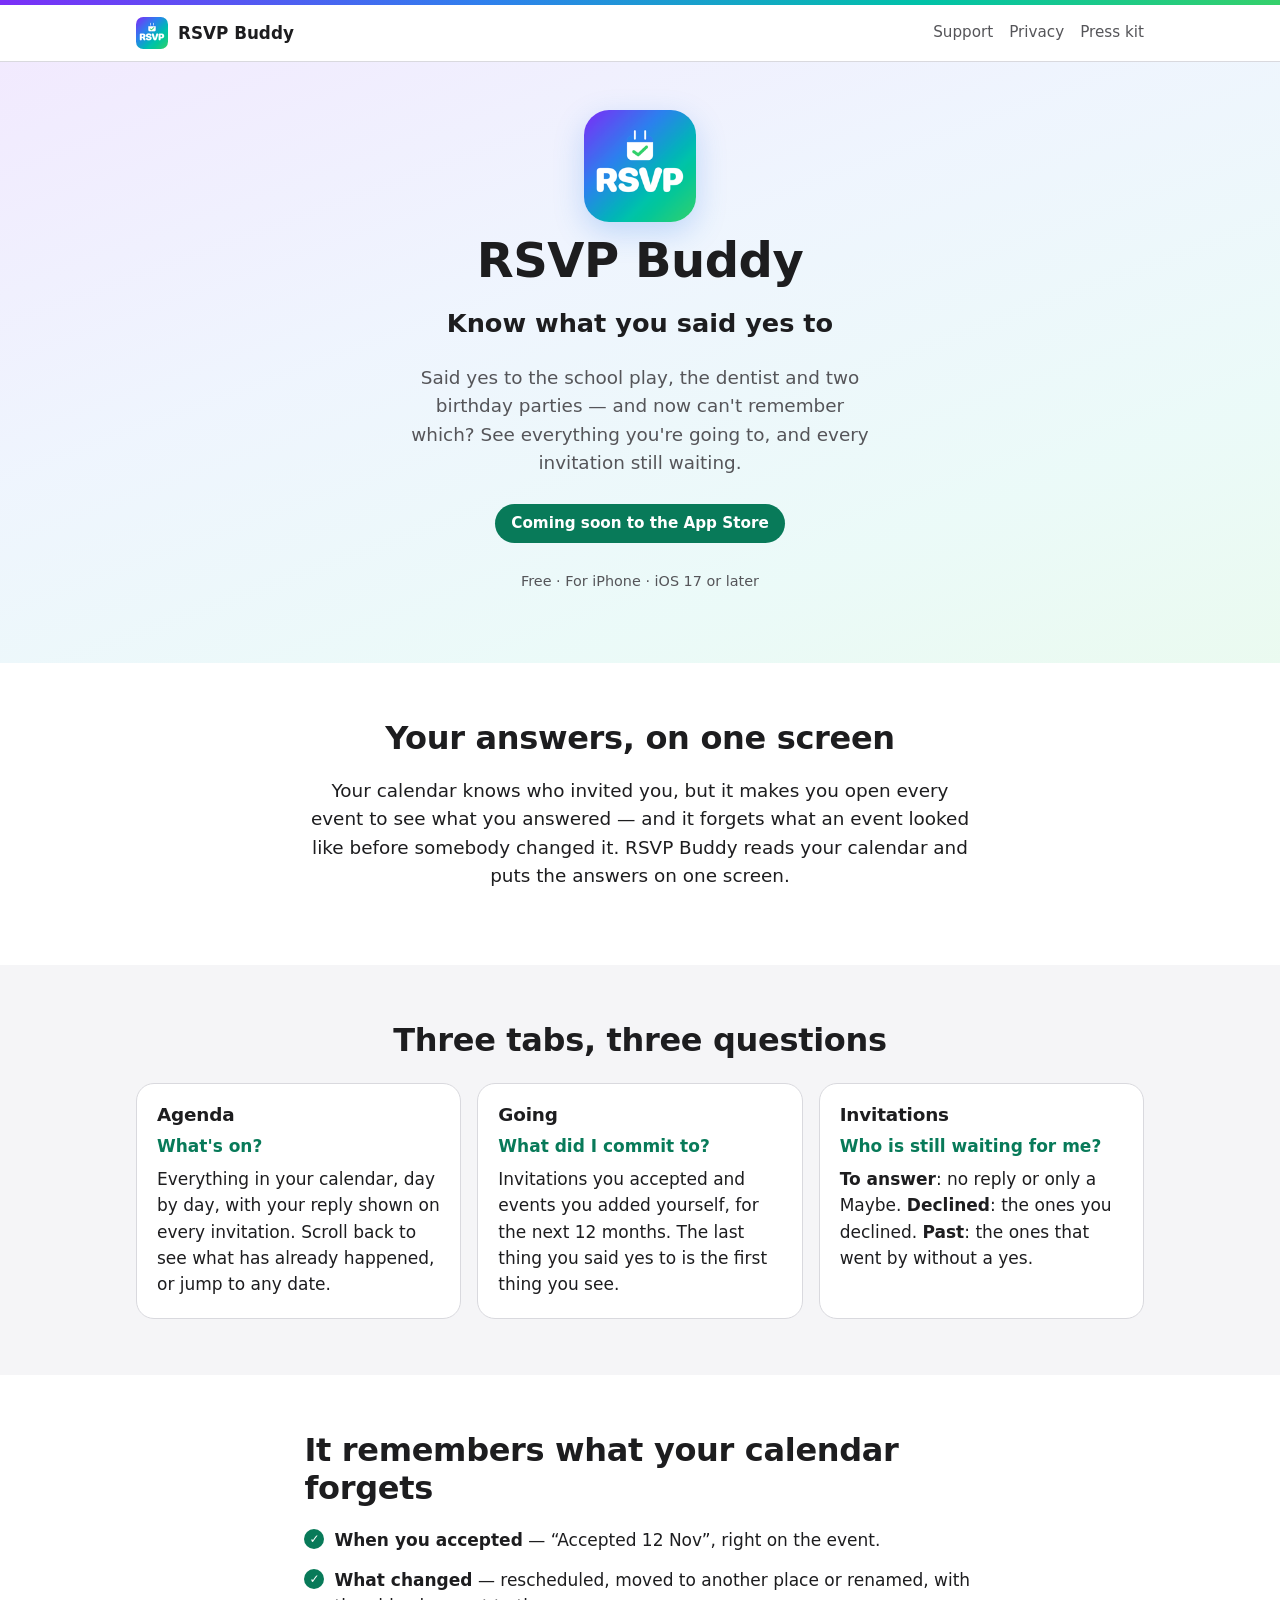
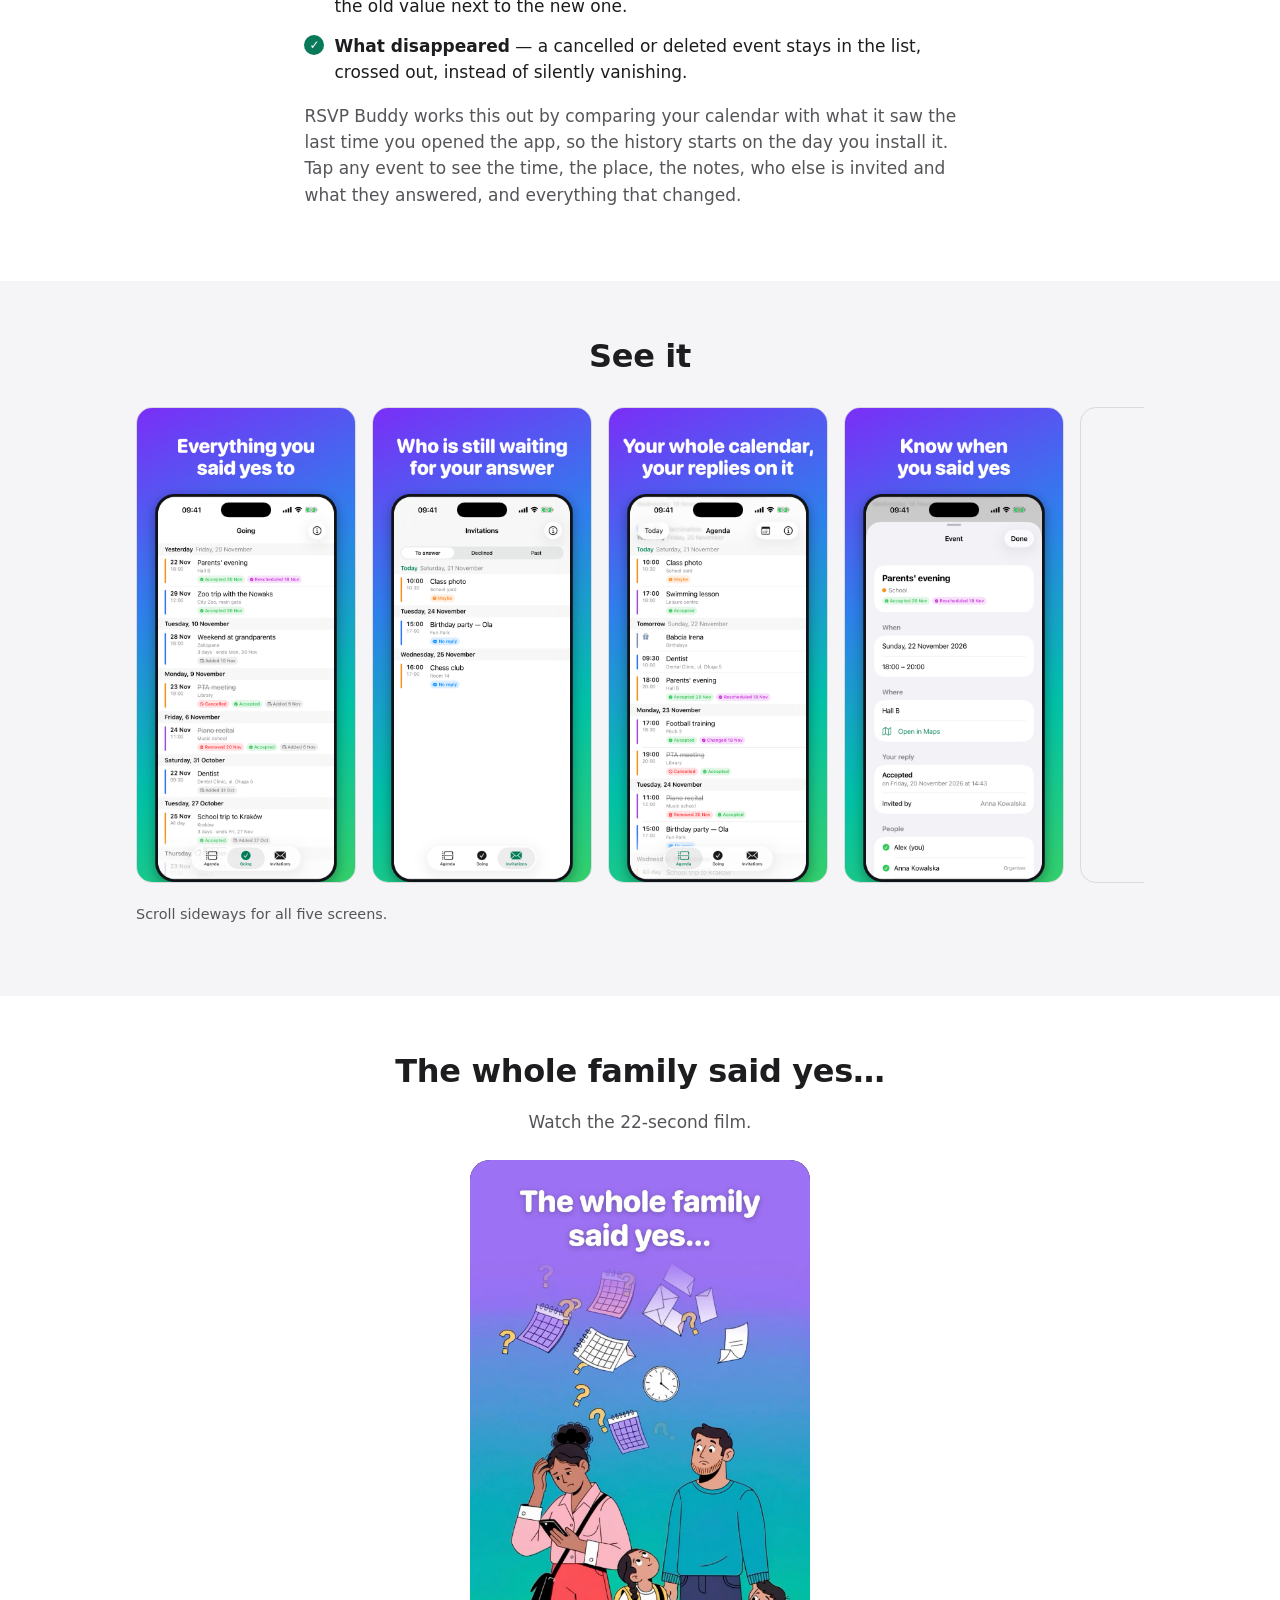
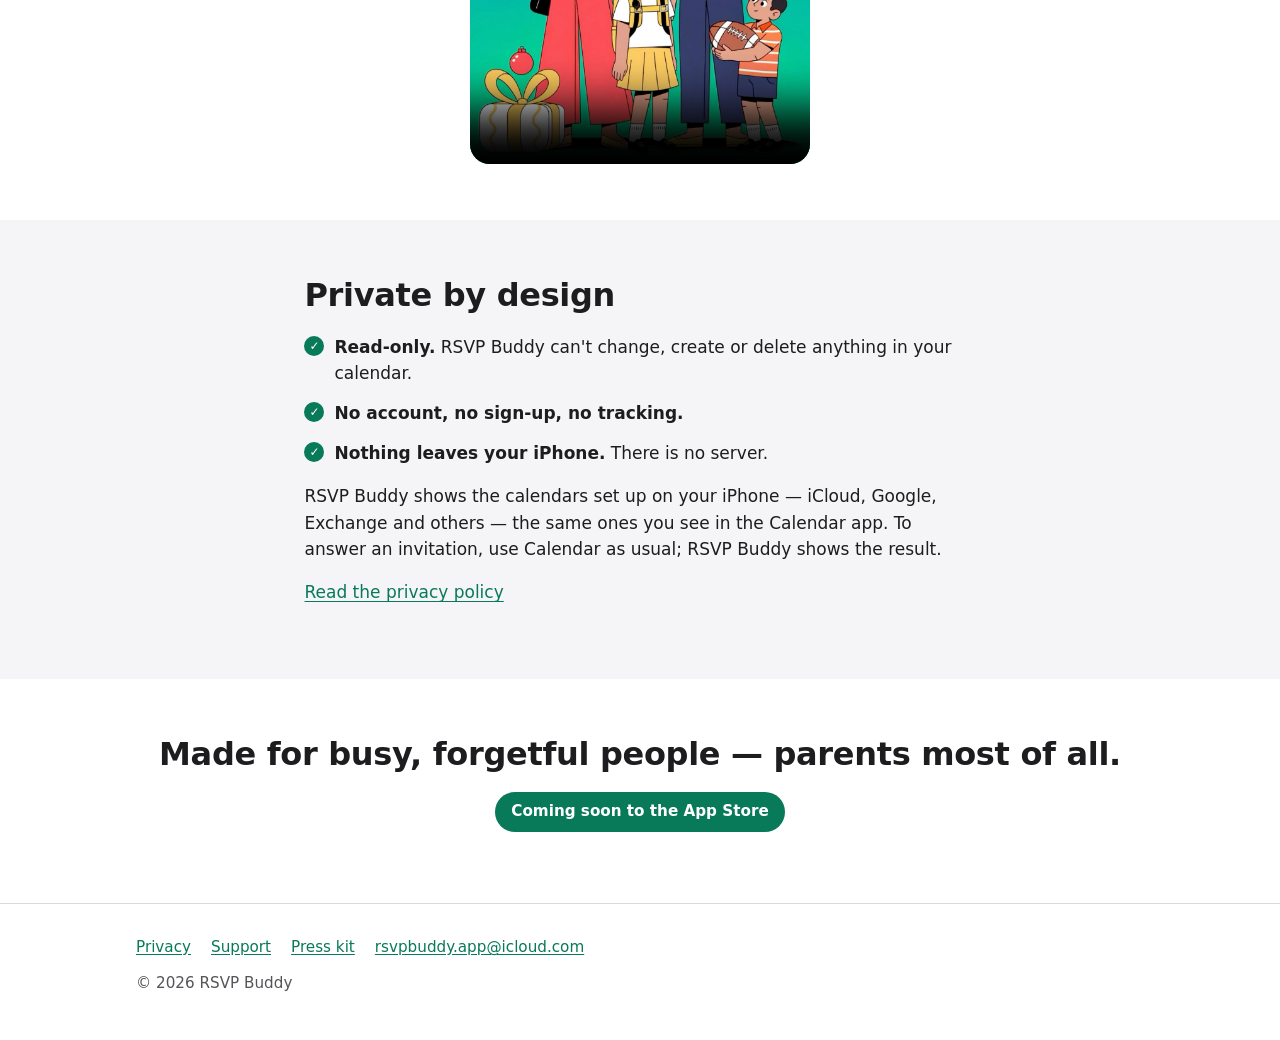
<file: index.html>
<!doctype html>
<html lang="en">
<head>
  <meta charset="utf-8">
  <meta name="viewport" content="width=device-width, initial-scale=1">
  <title>RSVP Buddy — Know what you said yes to</title>
  <meta name="description" content="RSVP Buddy is a free, read-only iPhone companion to the Calendar app. See everything you're going to, every invitation still waiting, and what changed. Coming soon to the App Store.">
  <meta name="theme-color" content="#7B2FF7">
  <link rel="icon" type="image/png" sizes="64x64" href="assets/images/favicon-64.png">
  <link rel="apple-touch-icon" href="assets/images/apple-touch-icon.png">
  <link rel="stylesheet" href="assets/site.css">
</head>
<body>
  <a class="skip-link" href="#main">Skip to content</a>
  <header class="site-header">
    <div class="wrap">
      <a class="brand" href="./" aria-current="page"><img src="assets/images/favicon-64.png" alt="" width="32" height="32">RSVP Buddy</a>
      <nav class="site-nav" aria-label="Site">
        <a href="support/">Support</a>
        <a href="privacy/">Privacy</a>
        <a href="press/">Press kit</a>
      </nav>
    </div>
  </header>

  <main id="main">
    <section class="hero">
      <div class="wrap">
        <img class="app-icon" src="assets/images/apple-touch-icon.png" alt="RSVP Buddy app icon" width="180" height="180">
        <h1>RSVP Buddy</h1>
        <p class="tagline">Know what you said yes to</p>
        <p class="hook">Said yes to the school play, the dentist and two birthday parties — and now can't remember which? See everything you're going to, and every invitation still waiting.</p>
        <p class="pill">Coming soon to the App Store</p>
        <p class="meta">Free · For iPhone · iOS 17 or later</p>
      </div>
    </section>

    <section class="section" aria-labelledby="why">
      <div class="wrap prose center">
        <h2 id="why">Your answers, on one screen</h2>
        <p class="lead">Your calendar knows who invited you, but it makes you open every event to see what you answered — and it forgets what an event looked like before somebody changed it. RSVP Buddy reads your calendar and puts the answers on one screen.</p>
      </div>
    </section>

    <section class="section alt" aria-labelledby="tabs">
      <div class="wrap">
        <h2 id="tabs" class="center">Three tabs, three questions</h2>
        <div class="cards">
          <article class="card">
            <h3>Agenda</h3>
            <p class="question">What's on?</p>
            <p>Everything in your calendar, day by day, with your reply shown on every invitation. Scroll back to see what has already happened, or jump to any date.</p>
          </article>
          <article class="card">
            <h3>Going</h3>
            <p class="question">What did I commit to?</p>
            <p>Invitations you accepted and events you added yourself, for the next 12 months. The last thing you said yes to is the first thing you see.</p>
          </article>
          <article class="card">
            <h3>Invitations</h3>
            <p class="question">Who is still waiting for me?</p>
            <p><strong>To answer</strong>: no reply or only a Maybe. <strong>Declined</strong>: the ones you declined. <strong>Past</strong>: the ones that went by without a yes.</p>
          </article>
        </div>
      </div>
    </section>

    <section class="section" aria-labelledby="remembers">
      <div class="wrap prose">
        <h2 id="remembers">It remembers what your calendar forgets</h2>
        <ul class="checklist">
          <li><strong>When you accepted</strong> — “Accepted 12 Nov”, right on the event.</li>
          <li><strong>What changed</strong> — rescheduled, moved to another place or renamed, with the old value next to the new one.</li>
          <li><strong>What disappeared</strong> — a cancelled or deleted event stays in the list, crossed out, instead of silently vanishing.</li>
        </ul>
        <p class="muted">RSVP Buddy works this out by comparing your calendar with what it saw the last time you opened the app, so the history starts on the day you install it. Tap any event to see the time, the place, the notes, who else is invited and what they answered, and everything that changed.</p>
      </div>
    </section>

    <section class="section alt" aria-labelledby="screens">
      <div class="wrap">
        <h2 id="screens" class="center">See it</h2>
        <ul class="shots" aria-label="App screenshots" tabindex="0">
          <li><img src="assets/screenshots/1-going.png" width="1320" height="2868" loading="lazy" decoding="async" alt="Going tab, titled “Everything you said yes to”: accepted events with badges such as Accepted and Rescheduled with their dates, and a cancelled event crossed out."></li>
          <li><img src="assets/screenshots/2-invitations.png" width="1320" height="2868" loading="lazy" decoding="async" alt="Invitations tab, titled “Who is still waiting for your answer”: the To answer list with a Maybe and two events with no reply."></li>
          <li><img src="assets/screenshots/3-agenda.png" width="1320" height="2868" loading="lazy" decoding="async" alt="Agenda tab, titled “Your whole calendar, your replies on it”: events day by day with Accepted, Maybe, Changed, Cancelled and Removed badges."></li>
          <li><img src="assets/screenshots/4-detail.png" width="1320" height="2868" loading="lazy" decoding="async" alt="Event details, titled “Know when you said yes”: when and where the event is, and the reply Accepted with the date and time it was accepted."></li>
          <li><img src="assets/screenshots/5-history.png" width="1320" height="2868" loading="lazy" decoding="async" alt="Event history, titled “See what changed, and when”: who is invited and their replies, the notes, and a history listing a reply change and a reschedule with old and new times."></li>
        </ul>
        <p class="scroll-hint">Scroll sideways for all five screens.</p>
      </div>
    </section>

    <section class="section" aria-labelledby="film">
      <div class="wrap center">
        <h2 id="film">The whole family said yes…</h2>
        <p class="muted prose center">Watch the 22-second film.</p>
        <div class="video-frame">
          <video controls playsinline preload="none" width="1080" height="1920" poster="assets/video/rsvp-buddy-promo-family-poster.jpg">
            <source src="assets/video/rsvp-buddy-promo-family.mp4" type="video/mp4">
            <a href="assets/video/rsvp-buddy-promo-family.mp4">Download the RSVP Buddy family film (MP4)</a>
          </video>
        </div>
      </div>
    </section>

    <section class="section alt" aria-labelledby="private">
      <div class="wrap prose">
        <h2 id="private">Private by design</h2>
        <ul class="checklist">
          <li><strong>Read-only.</strong> RSVP Buddy can't change, create or delete anything in your calendar.</li>
          <li><strong>No account, no sign-up, no tracking.</strong></li>
          <li><strong>Nothing leaves your iPhone.</strong> There is no server.</li>
        </ul>
        <p>RSVP Buddy shows the calendars set up on your iPhone — iCloud, Google, Exchange and others — the same ones you see in the Calendar app. To answer an invitation, use Calendar as usual; RSVP Buddy shows the result.</p>
        <p><a href="privacy/">Read the privacy policy</a></p>
      </div>
    </section>

    <section class="section" aria-labelledby="soon">
      <div class="wrap center">
        <h2 id="soon">Made for busy, forgetful people — parents most of all.</h2>
        <p class="pill">Coming soon to the App Store</p>
      </div>
    </section>
  </main>

  <footer class="site-footer">
    <div class="wrap">
      <nav aria-label="Footer">
        <a href="privacy/">Privacy</a>
        <a href="support/">Support</a>
        <a href="press/">Press kit</a>
        <a href="mailto:rsvpbuddy.app@icloud.com">rsvpbuddy.app@icloud.com</a>
      </nav>
      <p>© 2026 RSVP Buddy</p>
    </div>
  </footer>
</body>
</html>
</file>
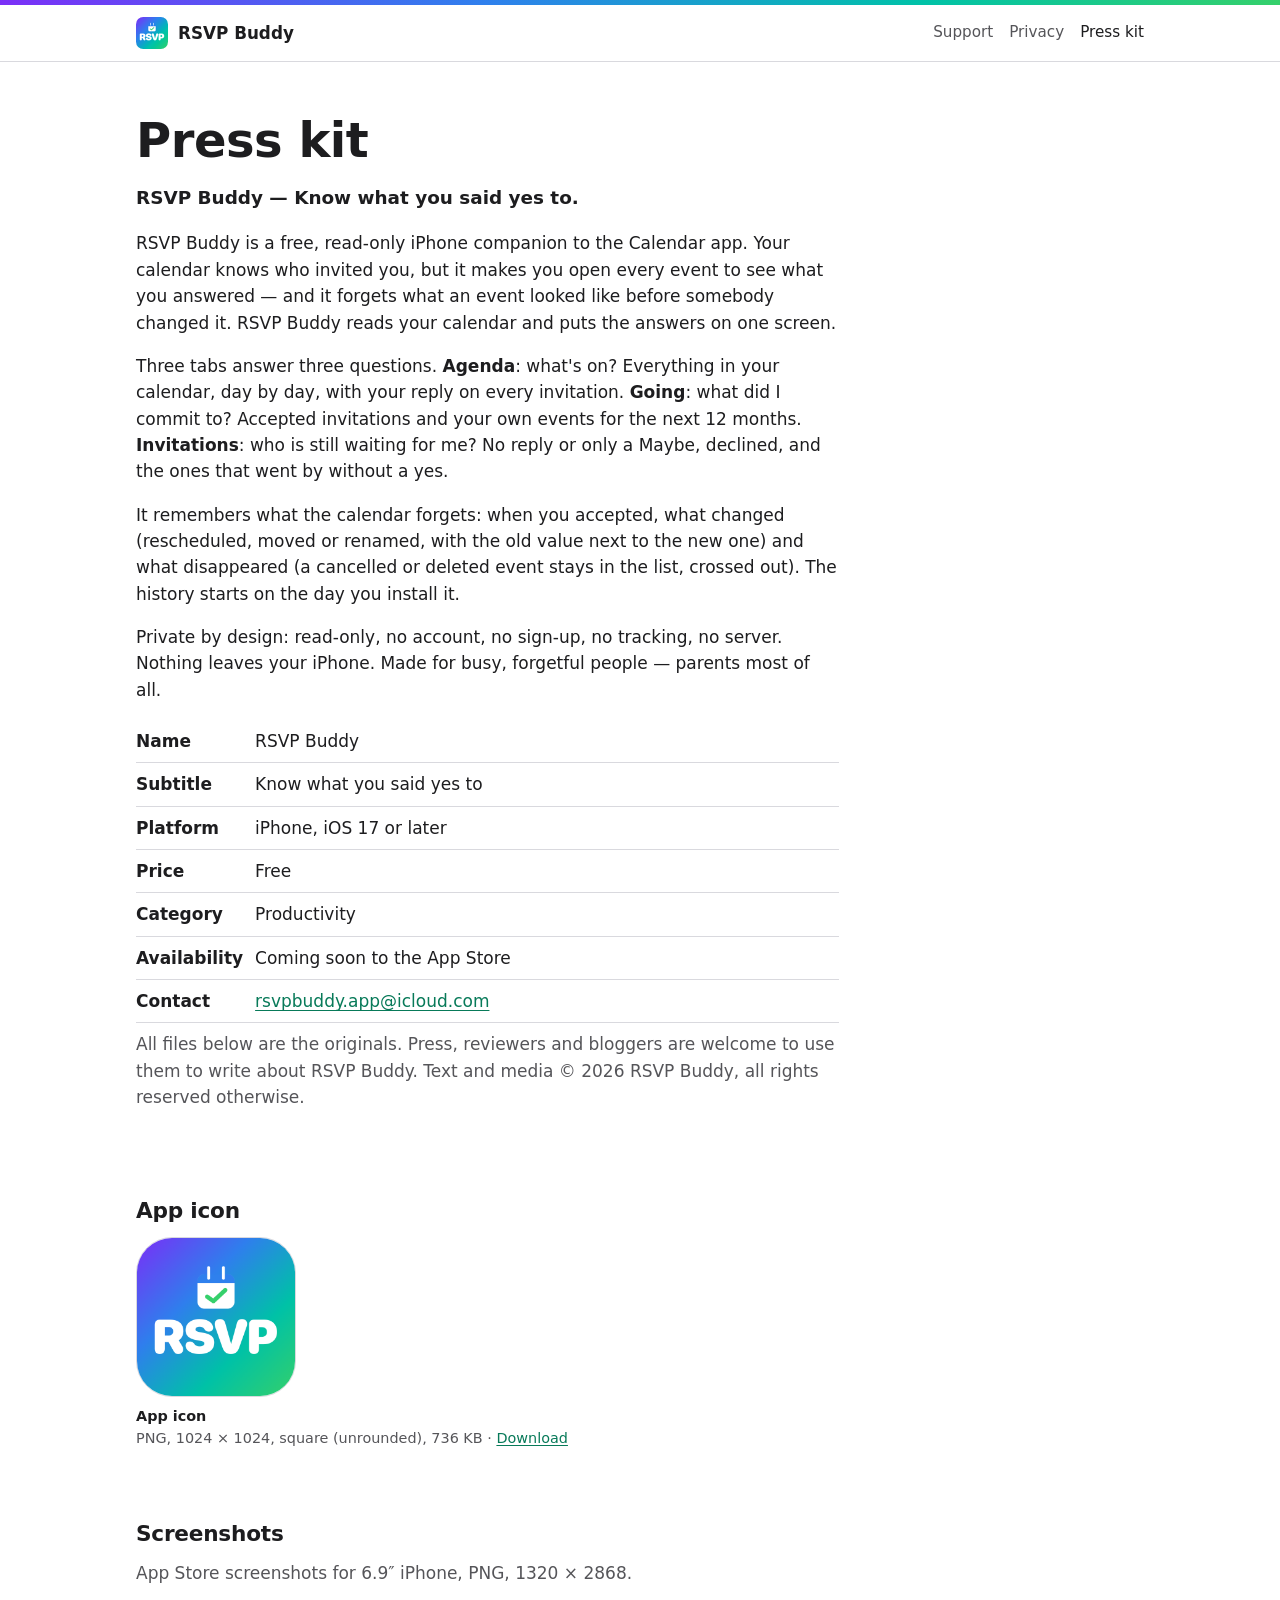
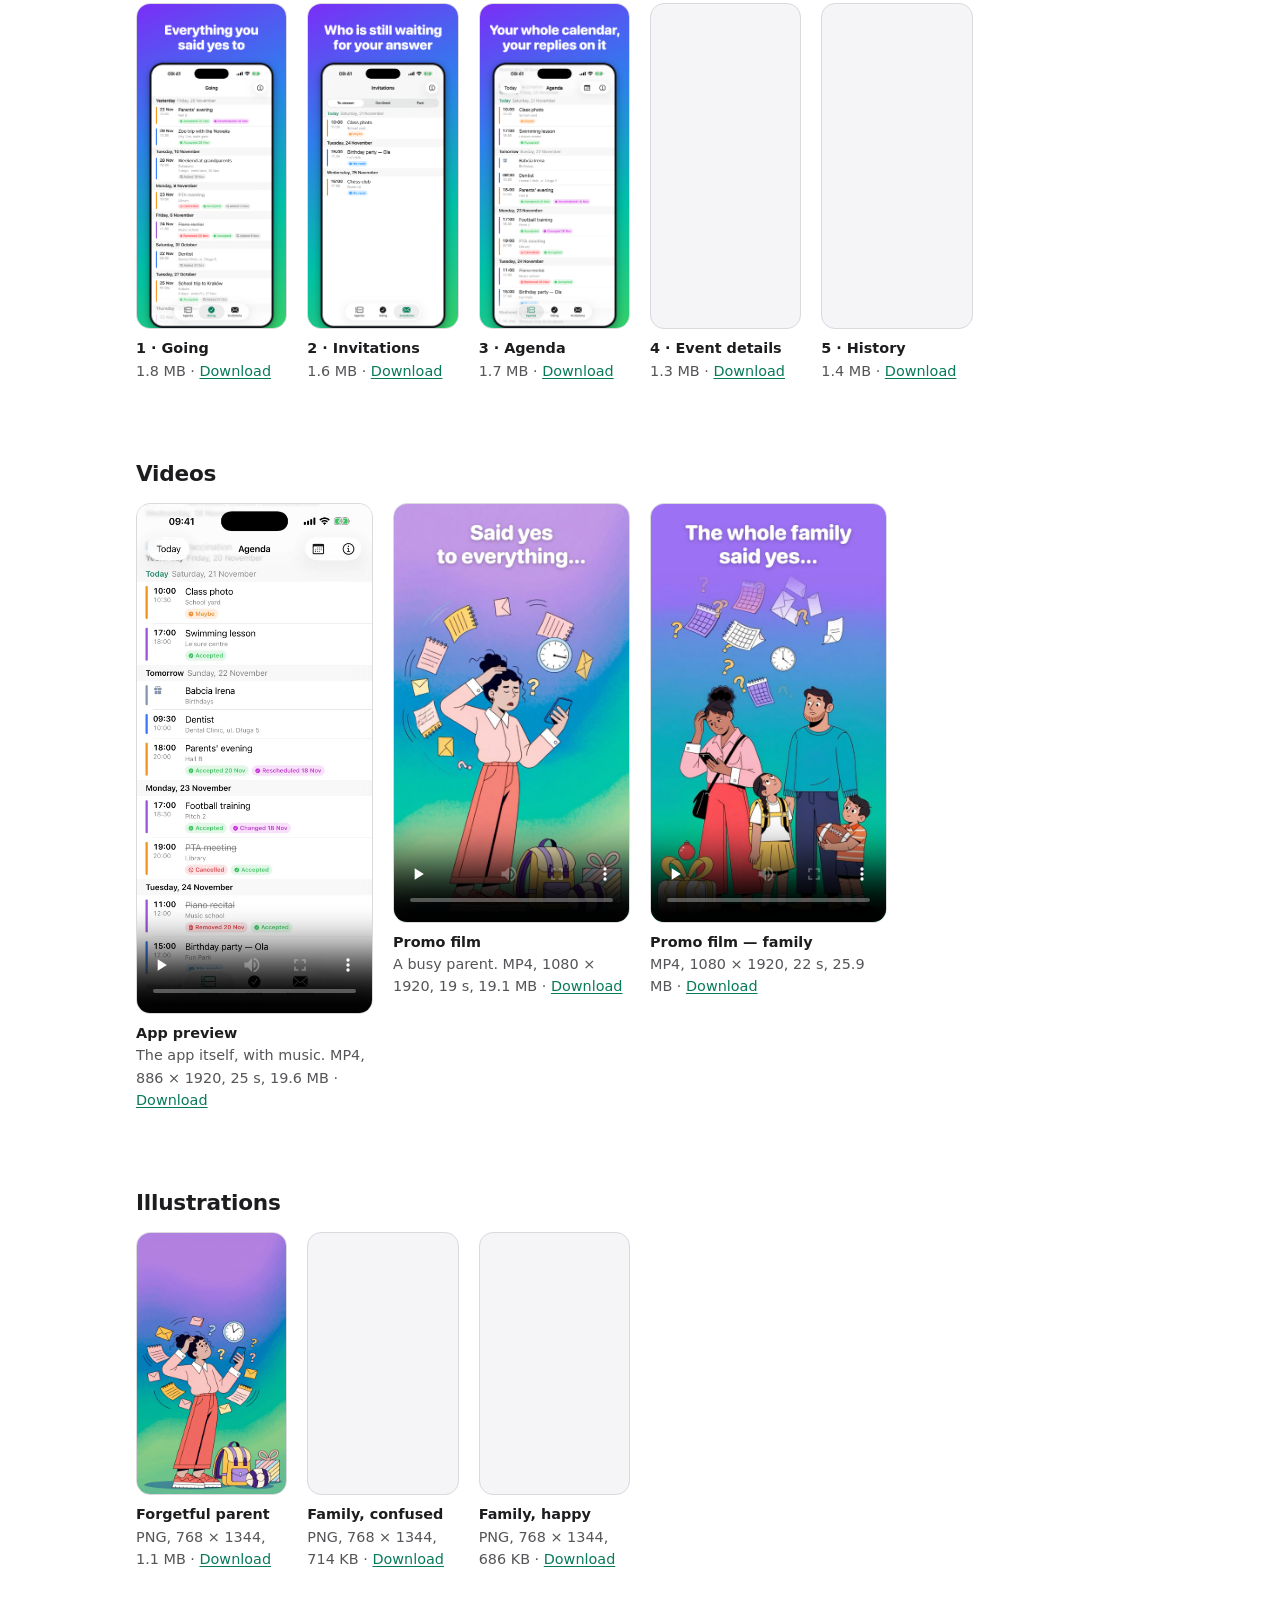
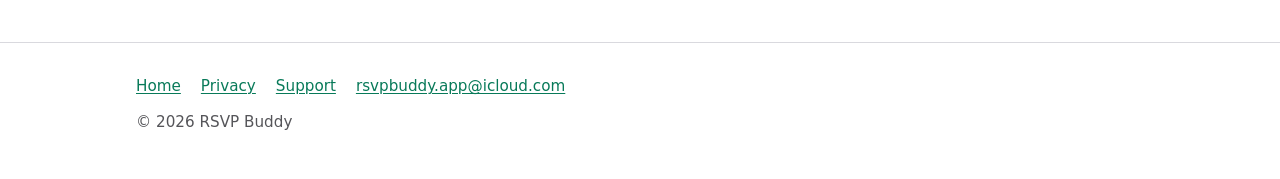
<file: press/index.html>
<!doctype html>
<html lang="en">
<head>
  <meta charset="utf-8">
  <meta name="viewport" content="width=device-width, initial-scale=1">
  <title>Press Kit — RSVP Buddy</title>
  <meta name="description" content="RSVP Buddy press kit: app description, icon, App Store screenshots, the app preview, promo films and illustrations to download.">
  <meta name="theme-color" content="#7B2FF7">
  <link rel="icon" type="image/png" sizes="64x64" href="../assets/images/favicon-64.png">
  <link rel="apple-touch-icon" href="../assets/images/apple-touch-icon.png">
  <link rel="stylesheet" href="../assets/site.css">
</head>
<body>
  <a class="skip-link" href="#main">Skip to content</a>
  <header class="site-header">
    <div class="wrap">
      <a class="brand" href="../"><img src="../assets/images/favicon-64.png" alt="" width="32" height="32">RSVP Buddy</a>
      <nav class="site-nav" aria-label="Site">
        <a href="../support/">Support</a>
        <a href="../privacy/">Privacy</a>
        <a href="./" aria-current="page">Press kit</a>
      </nav>
    </div>
  </header>

  <main id="main" class="page">
    <div class="wrap">
      <div class="prose">
        <h1>Press kit</h1>
        <p class="lead"><strong>RSVP Buddy — Know what you said yes to.</strong></p>
        <p>RSVP Buddy is a free, read-only iPhone companion to the Calendar app. Your calendar knows who invited you, but it makes you open every event to see what you answered — and it forgets what an event looked like before somebody changed it. RSVP Buddy reads your calendar and puts the answers on one screen.</p>
        <p>Three tabs answer three questions. <strong>Agenda</strong>: what's on? Everything in your calendar, day by day, with your reply on every invitation. <strong>Going</strong>: what did I commit to? Accepted invitations and your own events for the next 12 months. <strong>Invitations</strong>: who is still waiting for me? No reply or only a Maybe, declined, and the ones that went by without a yes.</p>
        <p>It remembers what the calendar forgets: when you accepted, what changed (rescheduled, moved or renamed, with the old value next to the new one) and what disappeared (a cancelled or deleted event stays in the list, crossed out). The history starts on the day you install it.</p>
        <p>Private by design: read-only, no account, no sign-up, no tracking, no server. Nothing leaves your iPhone. Made for busy, forgetful people — parents most of all.</p>

        <table class="facts">
          <tbody>
            <tr><th scope="row">Name</th><td>RSVP Buddy</td></tr>
            <tr><th scope="row">Subtitle</th><td>Know what you said yes to</td></tr>
            <tr><th scope="row">Platform</th><td>iPhone, iOS 17 or later</td></tr>
            <tr><th scope="row">Price</th><td>Free</td></tr>
            <tr><th scope="row">Category</th><td>Productivity</td></tr>
            <tr><th scope="row">Availability</th><td>Coming soon to the App Store</td></tr>
            <tr><th scope="row">Contact</th><td><a href="mailto:rsvpbuddy.app@icloud.com">rsvpbuddy.app@icloud.com</a></td></tr>
          </tbody>
        </table>
        <p class="muted">All files below are the originals. Press, reviewers and bloggers are welcome to use them to write about RSVP Buddy. Text and media © 2026 RSVP Buddy, all rights reserved otherwise.</p>
      </div>

      <section class="section" aria-labelledby="icon">
        <h2 id="icon">App icon</h2>
        <figure class="asset">
          <img class="icon-preview" src="../assets/images/app-icon-1024.png" width="1024" height="1024" alt="RSVP Buddy app icon">
          <figcaption><strong>App icon</strong>PNG, 1024 × 1024, square (unrounded), 736 KB · <a href="../assets/images/app-icon-1024.png" download="rsvp-buddy-app-icon-1024.png">Download</a></figcaption>
        </figure>
      </section>

      <section class="section" aria-labelledby="screenshots">
        <h2 id="screenshots">Screenshots</h2>
        <p class="muted">App Store screenshots for 6.9″ iPhone, PNG, 1320 × 2868.</p>
        <div class="grid">
          <figure class="asset">
            <img src="../assets/screenshots/1-going.png" width="1320" height="2868" loading="lazy" decoding="async" alt="Going tab, titled “Everything you said yes to”.">
            <figcaption><strong>1 · Going</strong>1.8 MB · <a href="../assets/screenshots/1-going.png" download>Download</a></figcaption>
          </figure>
          <figure class="asset">
            <img src="../assets/screenshots/2-invitations.png" width="1320" height="2868" loading="lazy" decoding="async" alt="Invitations tab, titled “Who is still waiting for your answer”.">
            <figcaption><strong>2 · Invitations</strong>1.6 MB · <a href="../assets/screenshots/2-invitations.png" download>Download</a></figcaption>
          </figure>
          <figure class="asset">
            <img src="../assets/screenshots/3-agenda.png" width="1320" height="2868" loading="lazy" decoding="async" alt="Agenda tab, titled “Your whole calendar, your replies on it”.">
            <figcaption><strong>3 · Agenda</strong>1.7 MB · <a href="../assets/screenshots/3-agenda.png" download>Download</a></figcaption>
          </figure>
          <figure class="asset">
            <img src="../assets/screenshots/4-detail.png" width="1320" height="2868" loading="lazy" decoding="async" alt="Event details, titled “Know when you said yes”.">
            <figcaption><strong>4 · Event details</strong>1.3 MB · <a href="../assets/screenshots/4-detail.png" download>Download</a></figcaption>
          </figure>
          <figure class="asset">
            <img src="../assets/screenshots/5-history.png" width="1320" height="2868" loading="lazy" decoding="async" alt="Event history, titled “See what changed, and when”.">
            <figcaption><strong>5 · History</strong>1.4 MB · <a href="../assets/screenshots/5-history.png" download>Download</a></figcaption>
          </figure>
        </div>
      </section>

      <section class="section" aria-labelledby="videos">
        <h2 id="videos">Videos</h2>
        <div class="grid wide">
          <figure class="asset">
            <video controls playsinline preload="none" width="886" height="1920" poster="../assets/video/app-preview-6.9-poster.jpg">
              <source src="../assets/video/app-preview-6.9.mp4" type="video/mp4">
            </video>
            <figcaption><strong>App preview</strong>The app itself, with music. MP4, 886 × 1920, 25 s, 19.6 MB · <a href="../assets/video/app-preview-6.9.mp4" download>Download</a></figcaption>
          </figure>
          <figure class="asset">
            <video controls playsinline preload="none" width="1080" height="1920" poster="../assets/video/rsvp-buddy-promo-poster.jpg">
              <source src="../assets/video/rsvp-buddy-promo.mp4" type="video/mp4">
            </video>
            <figcaption><strong>Promo film</strong>A busy parent. MP4, 1080 × 1920, 19 s, 19.1 MB · <a href="../assets/video/rsvp-buddy-promo.mp4" download>Download</a></figcaption>
          </figure>
          <figure class="asset">
            <video controls playsinline preload="none" width="1080" height="1920" poster="../assets/video/rsvp-buddy-promo-family-poster.jpg">
              <source src="../assets/video/rsvp-buddy-promo-family.mp4" type="video/mp4">
            </video>
            <figcaption><strong>Promo film — family</strong>MP4, 1080 × 1920, 22 s, 25.9 MB · <a href="../assets/video/rsvp-buddy-promo-family.mp4" download>Download</a></figcaption>
          </figure>
        </div>
      </section>

      <section class="section" aria-labelledby="illustrations">
        <h2 id="illustrations">Illustrations</h2>
        <div class="grid">
          <figure class="asset">
            <img src="../assets/images/forgetful-b.png" width="768" height="1344" loading="lazy" decoding="async" alt="Illustration: a parent scratching her head over her phone, surrounded by invitations, calendar pages, a clock and question marks.">
            <figcaption><strong>Forgetful parent</strong>PNG, 768 × 1344, 1.1 MB · <a href="../assets/images/forgetful-b.png" download>Download</a></figcaption>
          </figure>
          <figure class="asset">
            <img src="../assets/images/family-confused.png" width="768" height="1344" loading="lazy" decoding="async" alt="Illustration: a confused family of four under a cloud of calendars, envelopes and question marks.">
            <figcaption><strong>Family, confused</strong>PNG, 768 × 1344, 714 KB · <a href="../assets/images/family-confused.png" download>Download</a></figcaption>
          </figure>
          <figure class="asset">
            <img src="../assets/images/family-happy.png" width="768" height="1344" loading="lazy" decoding="async" alt="Illustration: the same family walking happily, the parent's phone showing a green check mark.">
            <figcaption><strong>Family, happy</strong>PNG, 768 × 1344, 686 KB · <a href="../assets/images/family-happy.png" download>Download</a></figcaption>
          </figure>
        </div>
      </section>
    </div>
  </main>

  <footer class="site-footer">
    <div class="wrap">
      <nav aria-label="Footer">
        <a href="../">Home</a>
        <a href="../privacy/">Privacy</a>
        <a href="../support/">Support</a>
        <a href="mailto:rsvpbuddy.app@icloud.com">rsvpbuddy.app@icloud.com</a>
      </nav>
      <p>© 2026 RSVP Buddy</p>
    </div>
  </footer>
</body>
</html>
</file>
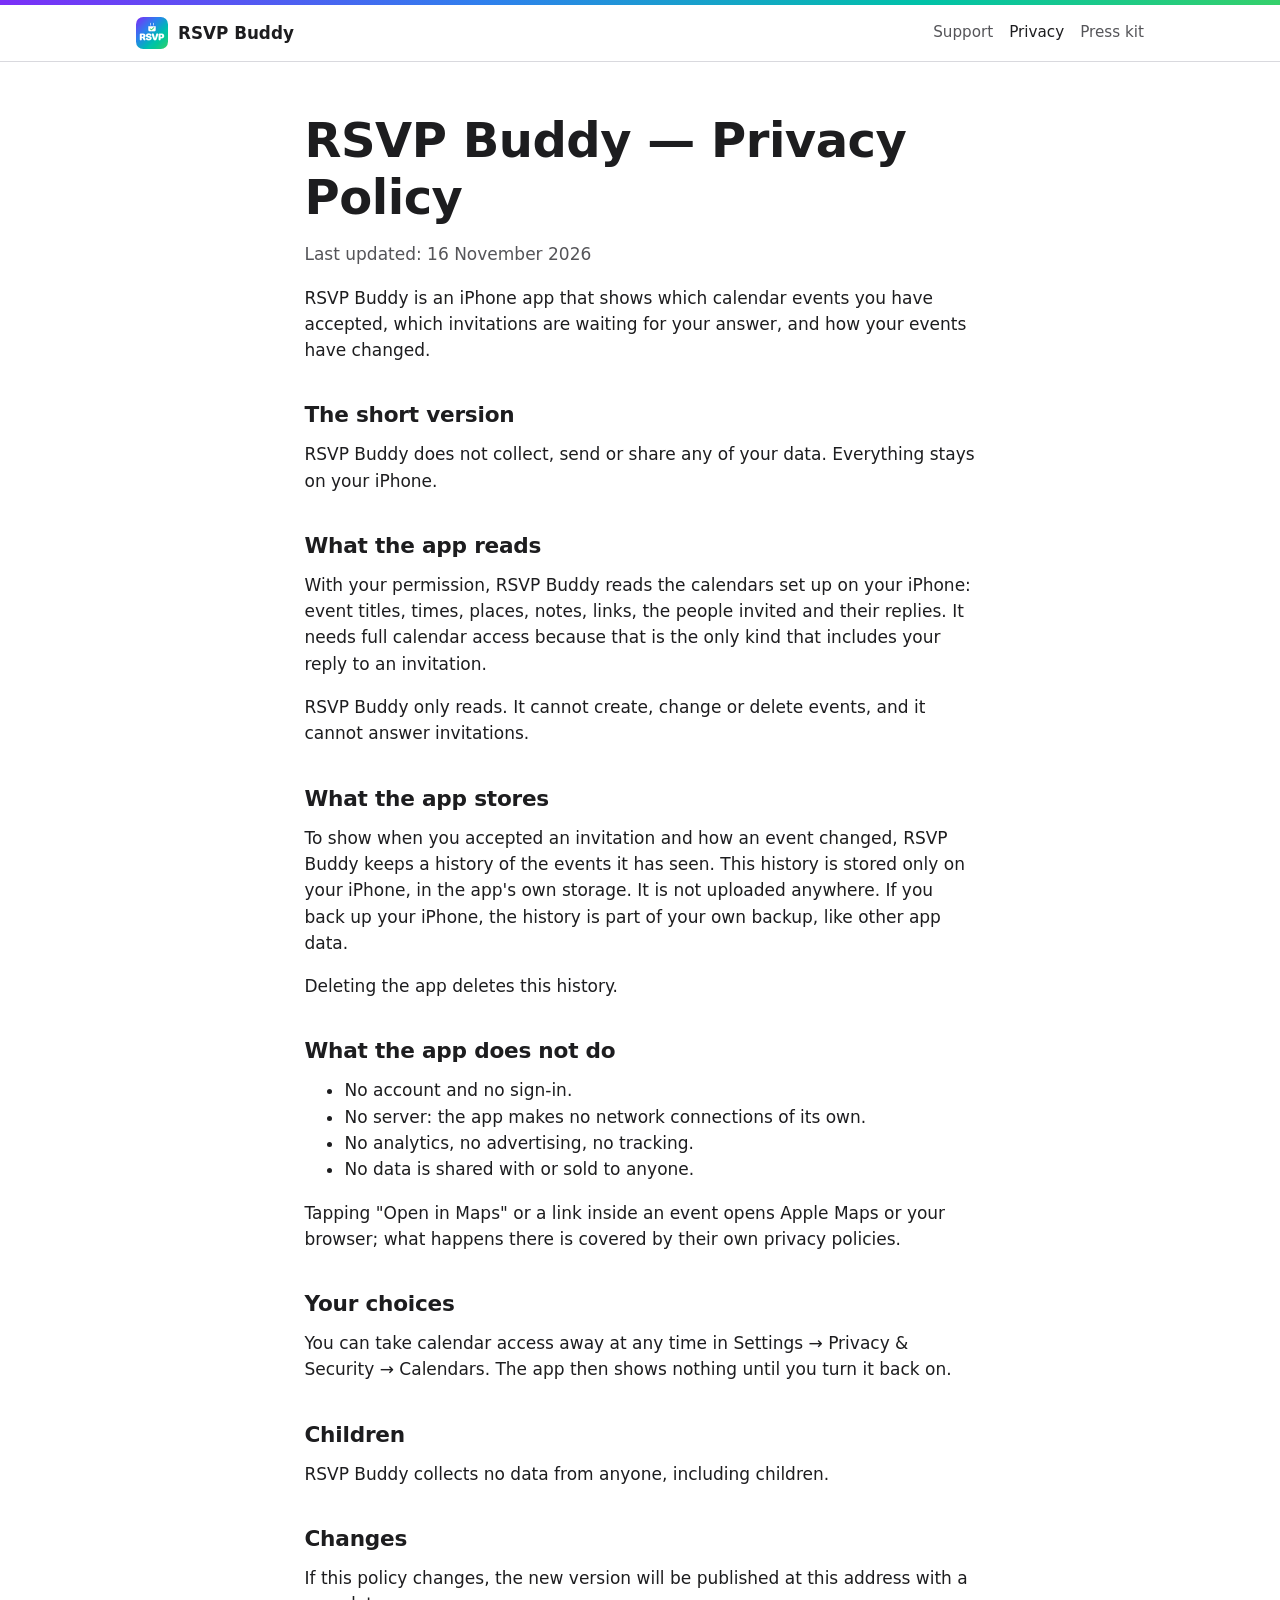
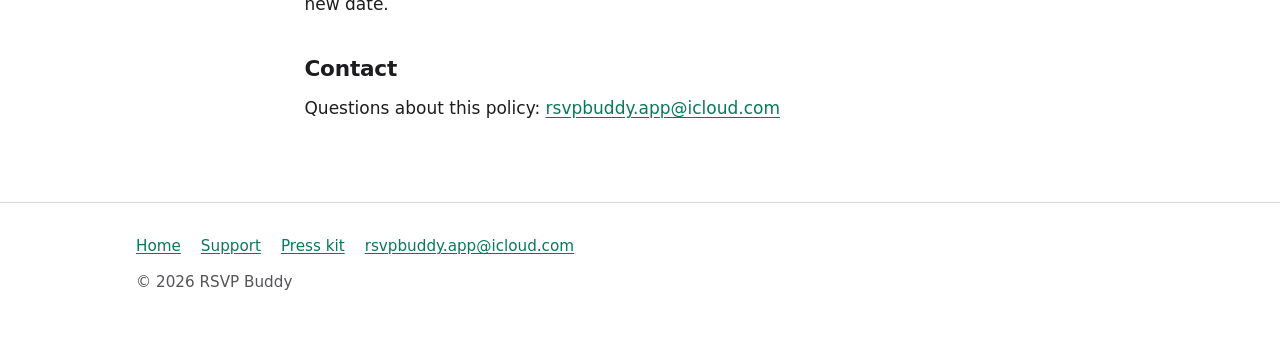
<file: privacy/index.html>
<!doctype html>
<html lang="en">
<head>
  <meta charset="utf-8">
  <meta name="viewport" content="width=device-width, initial-scale=1">
  <title>Privacy Policy — RSVP Buddy</title>
  <meta name="description" content="RSVP Buddy privacy policy: the app does not collect, send or share any of your data. Everything stays on your iPhone.">
  <meta name="theme-color" content="#7B2FF7">
  <link rel="icon" type="image/png" sizes="64x64" href="../assets/images/favicon-64.png">
  <link rel="apple-touch-icon" href="../assets/images/apple-touch-icon.png">
  <link rel="stylesheet" href="../assets/site.css">
</head>
<body>
  <a class="skip-link" href="#main">Skip to content</a>
  <header class="site-header">
    <div class="wrap">
      <a class="brand" href="../"><img src="../assets/images/favicon-64.png" alt="" width="32" height="32">RSVP Buddy</a>
      <nav class="site-nav" aria-label="Site">
        <a href="../support/">Support</a>
        <a href="./" aria-current="page">Privacy</a>
        <a href="../press/">Press kit</a>
      </nav>
    </div>
  </header>

  <main id="main" class="page">
    <article class="wrap prose">
      <h1>RSVP Buddy — Privacy Policy</h1>
      <p class="updated">Last updated: 16 November 2026</p>

      <p>RSVP Buddy is an iPhone app that shows which calendar events you have accepted, which invitations are waiting for your answer, and how your events have changed.</p>

      <h2>The short version</h2>
      <p>RSVP Buddy does not collect, send or share any of your data. Everything stays on your iPhone.</p>

      <h2>What the app reads</h2>
      <p>With your permission, RSVP Buddy reads the calendars set up on your iPhone: event titles, times, places, notes, links, the people invited and their replies. It needs full calendar access because that is the only kind that includes your reply to an invitation.</p>
      <p>RSVP Buddy only reads. It cannot create, change or delete events, and it cannot answer invitations.</p>

      <h2>What the app stores</h2>
      <p>To show when you accepted an invitation and how an event changed, RSVP Buddy keeps a history of the events it has seen. This history is stored only on your iPhone, in the app's own storage. It is not uploaded anywhere. If you back up your iPhone, the history is part of your own backup, like other app data.</p>
      <p>Deleting the app deletes this history.</p>

      <h2>What the app does not do</h2>
      <ul>
        <li>No account and no sign-in.</li>
        <li>No server: the app makes no network connections of its own.</li>
        <li>No analytics, no advertising, no tracking.</li>
        <li>No data is shared with or sold to anyone.</li>
      </ul>
      <p>Tapping "Open in Maps" or a link inside an event opens Apple Maps or your browser; what happens there is covered by their own privacy policies.</p>

      <h2>Your choices</h2>
      <p>You can take calendar access away at any time in Settings → Privacy &amp; Security → Calendars. The app then shows nothing until you turn it back on.</p>

      <h2>Children</h2>
      <p>RSVP Buddy collects no data from anyone, including children.</p>

      <h2>Changes</h2>
      <p>If this policy changes, the new version will be published at this address with a new date.</p>

      <h2>Contact</h2>
      <p>Questions about this policy: <a href="mailto:rsvpbuddy.app@icloud.com">rsvpbuddy.app@icloud.com</a></p>
    </article>
  </main>

  <footer class="site-footer">
    <div class="wrap">
      <nav aria-label="Footer">
        <a href="../">Home</a>
        <a href="../support/">Support</a>
        <a href="../press/">Press kit</a>
        <a href="mailto:rsvpbuddy.app@icloud.com">rsvpbuddy.app@icloud.com</a>
      </nav>
      <p>© 2026 RSVP Buddy</p>
    </div>
  </footer>
</body>
</html>
</file>
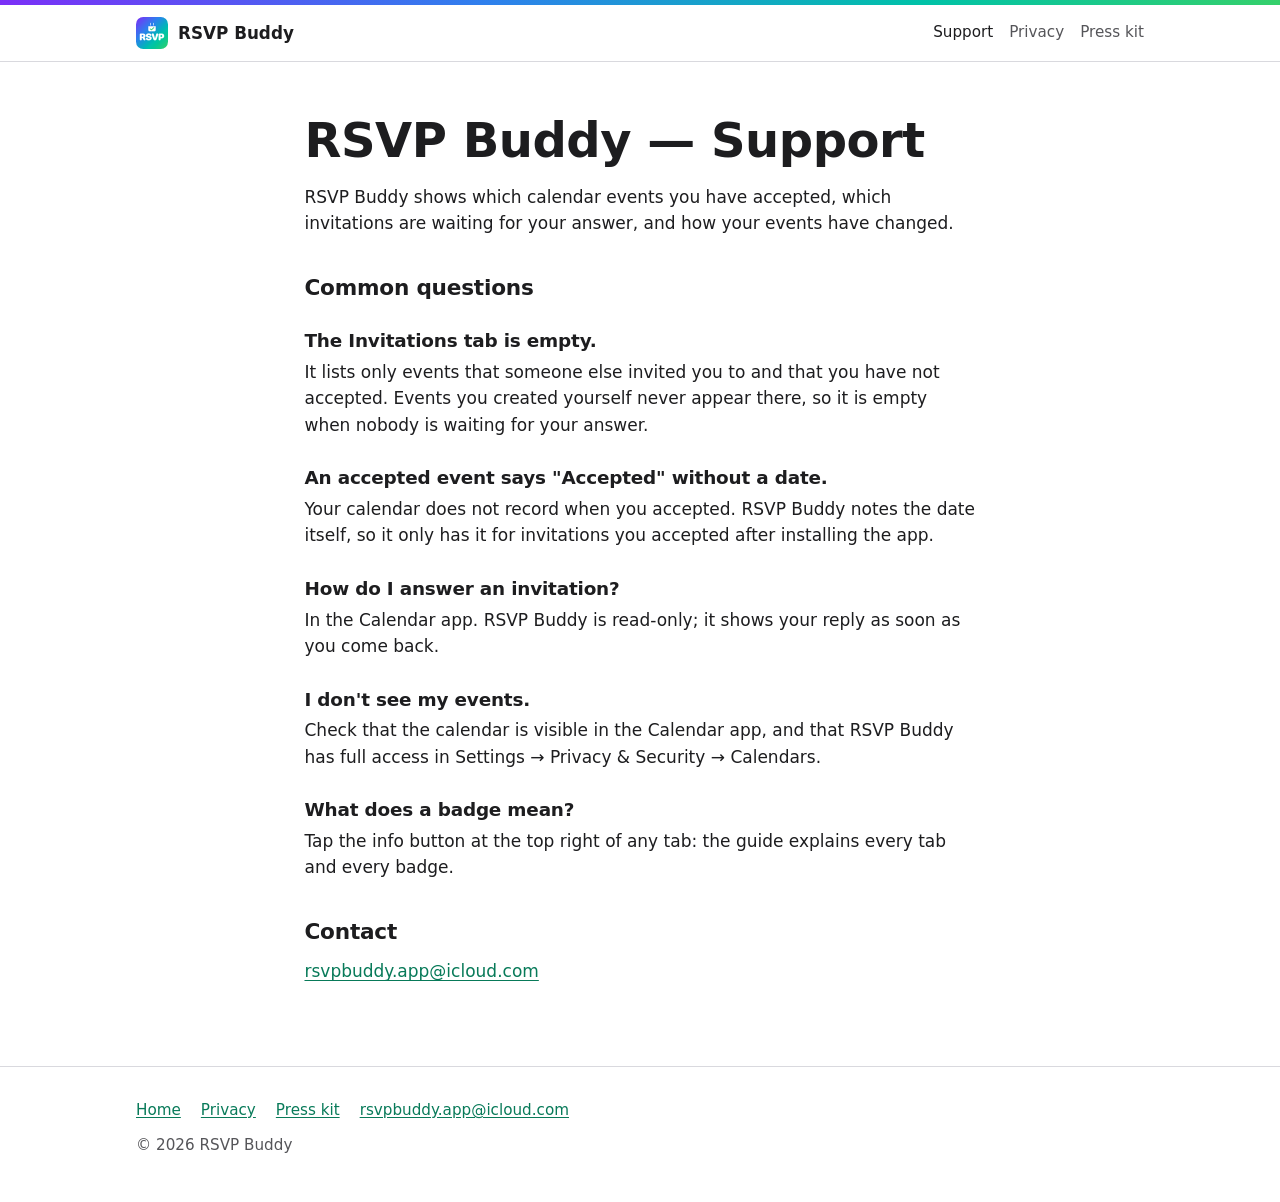
<file: support/index.html>
<!doctype html>
<html lang="en">
<head>
  <meta charset="utf-8">
  <meta name="viewport" content="width=device-width, initial-scale=1">
  <title>Support — RSVP Buddy</title>
  <meta name="description" content="Help with RSVP Buddy: answers to common questions and how to get in touch.">
  <meta name="theme-color" content="#7B2FF7">
  <link rel="icon" type="image/png" sizes="64x64" href="../assets/images/favicon-64.png">
  <link rel="apple-touch-icon" href="../assets/images/apple-touch-icon.png">
  <link rel="stylesheet" href="../assets/site.css">
</head>
<body>
  <a class="skip-link" href="#main">Skip to content</a>
  <header class="site-header">
    <div class="wrap">
      <a class="brand" href="../"><img src="../assets/images/favicon-64.png" alt="" width="32" height="32">RSVP Buddy</a>
      <nav class="site-nav" aria-label="Site">
        <a href="./" aria-current="page">Support</a>
        <a href="../privacy/">Privacy</a>
        <a href="../press/">Press kit</a>
      </nav>
    </div>
  </header>

  <main id="main" class="page">
    <article class="wrap prose">
      <h1>RSVP Buddy — Support</h1>

      <p>RSVP Buddy shows which calendar events you have accepted, which invitations are waiting for your answer, and how your events have changed.</p>

      <h2>Common questions</h2>

      <h3>The Invitations tab is empty.</h3>
      <p>It lists only events that someone else invited you to and that you have not accepted. Events you created yourself never appear there, so it is empty when nobody is waiting for your answer.</p>

      <h3>An accepted event says "Accepted" without a date.</h3>
      <p>Your calendar does not record when you accepted. RSVP Buddy notes the date itself, so it only has it for invitations you accepted after installing the app.</p>

      <h3>How do I answer an invitation?</h3>
      <p>In the Calendar app. RSVP Buddy is read-only; it shows your reply as soon as you come back.</p>

      <h3>I don't see my events.</h3>
      <p>Check that the calendar is visible in the Calendar app, and that RSVP Buddy has full access in Settings → Privacy &amp; Security → Calendars.</p>

      <h3>What does a badge mean?</h3>
      <p>Tap the info button at the top right of any tab: the guide explains every tab and every badge.</p>

      <h2>Contact</h2>
      <p><a href="mailto:rsvpbuddy.app@icloud.com">rsvpbuddy.app@icloud.com</a></p>
    </article>
  </main>

  <footer class="site-footer">
    <div class="wrap">
      <nav aria-label="Footer">
        <a href="../">Home</a>
        <a href="../privacy/">Privacy</a>
        <a href="../press/">Press kit</a>
        <a href="mailto:rsvpbuddy.app@icloud.com">rsvpbuddy.app@icloud.com</a>
      </nav>
      <p>© 2026 RSVP Buddy</p>
    </div>
  </footer>
</body>
</html>
</file>
<file: assets/site.css>
/* RSVP Buddy — shared stylesheet. No web fonts, no external resources. */

:root {
  color-scheme: light dark;
  --bg: #ffffff;
  --bg-soft: #f5f5f7;
  --surface: #ffffff;
  --text: #1d1d1f;
  --text-muted: #555559;
  --border: #d9d9de;
  --accent: #087A59; /* 5.3:1 on white, 4.9:1 on --bg-soft (WCAG AA) */
  --accent-text: #ffffff;
  --brand: linear-gradient(90deg, #7B2FF7 0%, #2F80ED 38%, #00C2A8 72%, #35D06B 100%);
  --hero-tint: linear-gradient(160deg, rgba(123, 47, 247, 0.10) 0%, rgba(47, 128, 237, 0.08) 40%, rgba(0, 194, 168, 0.08) 75%, rgba(53, 208, 107, 0.10) 100%);
  --radius: 18px;
  --measure: 65ch;
  --font: -apple-system, BlinkMacSystemFont, "SF Pro", system-ui, sans-serif;
}

@media (prefers-color-scheme: dark) {
  :root {
    --bg: #000000;
    --bg-soft: #161618;
    --surface: #1c1c1e;
    --text: #f5f5f7;
    --text-muted: #a1a1a6;
    --border: #38383c;
    --accent: #4AD47D;
    --accent-text: #00210f;
    --hero-tint: linear-gradient(160deg, rgba(123, 47, 247, 0.22) 0%, rgba(47, 128, 237, 0.16) 40%, rgba(0, 194, 168, 0.14) 75%, rgba(53, 208, 107, 0.16) 100%);
  }
}

*, *::before, *::after { box-sizing: border-box; }

html { -webkit-text-size-adjust: 100%; text-size-adjust: 100%; }

body {
  margin: 0;
  background: var(--bg);
  color: var(--text);
  font-family: var(--font);
  font-size: 1.0625rem;
  line-height: 1.55;
  overflow-wrap: break-word;
}

/* Thin brand stripe at the very top of every page */
body::before {
  content: "";
  display: block;
  height: 5px;
  background: var(--brand);
}

img, video { max-width: 100%; height: auto; display: block; }

a { color: var(--accent); text-underline-offset: 0.15em; }
a:hover { text-decoration-thickness: 2px; }
a:focus-visible { outline: 3px solid var(--accent); outline-offset: 2px; border-radius: 4px; }

h1, h2, h3 { line-height: 1.2; letter-spacing: -0.01em; }
h1 { font-size: clamp(2rem, 7vw, 3rem); margin: 0.2em 0 0.3em; }
h2 { font-size: clamp(1.5rem, 5vw, 2rem); margin: 0 0 0.6em; }
h3 { font-size: 1.15rem; margin: 1.6em 0 0.35em; }

p, ul, ol { margin: 0 0 1em; }

.skip-link {
  position: absolute; left: -9999px; top: 0;
  background: var(--surface); color: var(--text); padding: 8px 12px;
}
.skip-link:focus { left: 16px; top: 12px; z-index: 10; }

/* Layout */
.wrap { width: 100%; max-width: 1040px; margin: 0 auto; padding: 0 16px; }
.prose { max-width: var(--measure); }
.center { text-align: center; margin-left: auto; margin-right: auto; }

/* Header */
.site-header { border-bottom: 1px solid var(--border); }
.site-header .wrap {
  display: flex; flex-wrap: wrap; align-items: center; justify-content: space-between;
  gap: 8px 16px; padding-top: 12px; padding-bottom: 12px;
}
.brand {
  display: inline-flex; align-items: center; gap: 10px;
  color: var(--text); text-decoration: none; font-weight: 600; font-size: 1.05rem;
}
.brand img { width: 32px; height: 32px; border-radius: 22.5%; }
.site-nav { display: flex; flex-wrap: wrap; gap: 4px 16px; font-size: 0.95rem; }
.site-nav a { color: var(--text-muted); text-decoration: none; padding: 4px 0; }
.site-nav a:hover, .site-nav a[aria-current="page"] { color: var(--text); }

/* Hero */
.hero { background: var(--hero-tint); padding: 48px 0 56px; text-align: center; }
.hero .app-icon {
  width: 112px; height: 112px; margin: 0 auto;
  border-radius: 22.5%;
  box-shadow: 0 10px 30px rgba(47, 128, 237, 0.25);
}
.hero .tagline { font-size: clamp(1.25rem, 4.5vw, 1.6rem); font-weight: 600; margin: 0 0 0.8em; }
.hero .hook { max-width: 40ch; margin: 0 auto 1.4em; font-size: 1.15rem; color: var(--text-muted); }
.pill {
  display: inline-block; padding: 8px 16px; border-radius: 999px;
  background: var(--accent); color: var(--accent-text);
  font-weight: 600; font-size: 0.95rem;
}
.meta { margin-top: 12px; font-size: 0.9rem; color: var(--text-muted); }

/* Sections */
.section { padding: 56px 0; }
.section.alt { background: var(--bg-soft); }
.lead { font-size: 1.15rem; }
.muted { color: var(--text-muted); }

.cards { display: grid; gap: 16px; grid-template-columns: 1fr; margin-top: 24px; }
@media (min-width: 720px) { .cards { grid-template-columns: repeat(3, 1fr); } }
.card {
  background: var(--surface); border: 1px solid var(--border); border-radius: var(--radius);
  padding: 20px;
}
.card h3 { margin-top: 0; }
.card .question { font-weight: 600; color: var(--accent); margin-bottom: 0.4em; }
.card p:last-child { margin-bottom: 0; }

.checklist { list-style: none; padding: 0; }
.checklist li { position: relative; padding-left: 30px; margin-bottom: 0.8em; }
.checklist li::before {
  content: "\2713"; position: absolute; left: 0; top: 0.2em;
  width: 20px; height: 20px; border-radius: 50%;
  background: var(--accent); color: var(--accent-text);
  font-size: 0.75rem; font-weight: 700; line-height: 20px; text-align: center;
}

/* Screenshot row */
.shots {
  display: flex; gap: 16px; overflow-x: auto; overscroll-behavior-x: contain;
  scroll-snap-type: x mandatory; padding: 8px 2px 16px; margin: 24px 0 0;
  list-style: none;
  -webkit-overflow-scrolling: touch;
}
.shots li { flex: 0 0 auto; scroll-snap-align: start; margin: 0; }
.shots img {
  width: 220px; height: auto; border-radius: 16px;
  border: 1px solid var(--border);
}
.scroll-hint { font-size: 0.9rem; color: var(--text-muted); margin-top: 4px; }

/* Video */
.video-frame { max-width: 340px; margin: 24px auto 0; }
.video-frame video { width: 100%; height: auto; border-radius: 20px; background: #000; }

/* Legal / support pages */
.page { padding: 40px 0 64px; }
.page h2 { font-size: 1.35rem; margin-top: 1.8em; }
.updated { color: var(--text-muted); }
.page .section { padding: 32px 0 0; }

/* Press kit */
.facts { border-collapse: collapse; width: 100%; max-width: var(--measure); margin: 16px 0 8px; }
.facts th, .facts td { text-align: left; vertical-align: top; padding: 8px 12px 8px 0; border-bottom: 1px solid var(--border); }
.facts th { font-weight: 600; white-space: nowrap; width: 1%; }

.grid { display: grid; gap: 20px; grid-template-columns: repeat(auto-fill, minmax(150px, 1fr)); margin: 16px 0 8px; }
.grid.wide { grid-template-columns: repeat(auto-fill, minmax(220px, 1fr)); }
.asset { margin: 0; }
.asset img, .asset video {
  width: 100%; height: auto; border-radius: 14px; border: 1px solid var(--border); background: var(--bg-soft);
}
.asset figcaption { font-size: 0.9rem; margin-top: 8px; color: var(--text-muted); }
.asset figcaption strong { color: var(--text); display: block; font-weight: 600; }
.asset .icon-preview { max-width: 160px; border-radius: 22.5%; }

/* Footer */
.site-footer { border-top: 1px solid var(--border); padding: 32px 0 40px; font-size: 0.95rem; color: var(--text-muted); }
.site-footer nav { display: flex; flex-wrap: wrap; gap: 8px 20px; margin-bottom: 12px; }
.site-footer p { margin: 0.3em 0; }

/* 404 */
.notfound { text-align: center; padding: 80px 0; }
.notfound img { width: 96px; height: 96px; margin: 0 auto 16px; border-radius: 22.5%; }

@media (prefers-reduced-motion: no-preference) {
  html { scroll-behavior: smooth; }
}
</file>
